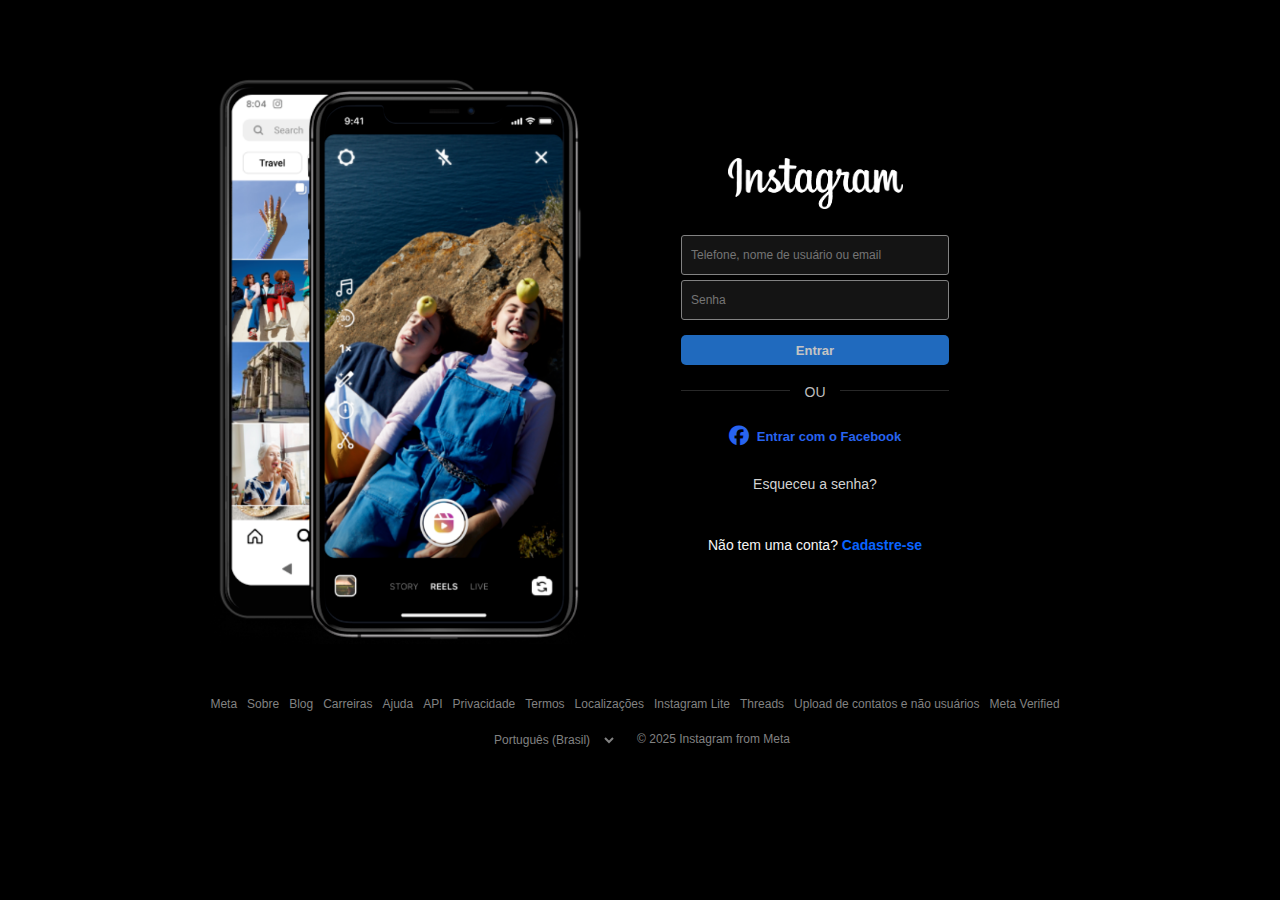
<file: index.html>
<!DOCTYPE html>
<html lang="pt-br">
<head>
    <meta charset="UTF-8">
    <meta name="viewport" content="width=device-width, initial-scale=1.0">
    <link rel="stylesheet" href="styles.css">
    <link rel="shortcut icon" href="img/favicon.png" type="image/x-icon">
    <link 
        rel="stylesheet" 
        href="https://cdnjs.cloudflare.com/ajax/libs/font-awesome/6.7.2/css/all.min.css" 
        integrity="sha512-Evv84Mr4kqVGRNSgIGL/F/aIDqQb7xQ2vcrdIwxfjThSH8CSR7PBEakCr51Ck+w+/U6swU2Im1vVX0SVk9ABhg==" 
        crossorigin="anonymous" 
        referrerpolicy="no-referrer" 
    />
    <title>Instagram</title>
</head>
<body>
    <main>
        <div id="main_container">
            <div id="banner_container">
                <img src="img/banner2.png" alt="Crie uma conta no Instagram">
            </div>

            <div id="form_container">
                <div id="form_box">
                    <img id="logo_insta" src="img/logo_instagram2.png" alt="Instagram">
                    <form id="login_form">
                        <input type="text" name="username" placeholder="Telefone, nome de usuário ou email">
                        <input type="password" name="password" placeholder="Senha">
                        <input type="submit" value="Entrar">
                    </form>
                    <div class="separator">
                        <div class="line"></div>
                        <span>Ou</span>
                    </div>
                    <div id="other_links">
                        <div id="facebook_login">
                            <a href="#">
                                <i class="fa-brands fa-facebook"></i>
                                <span>Entrar com o Facebook</span>
                            </a>
                        </div>
                        <div id="forgot_password">
                            <a href="#">Esqueceu a senha?</a>
                        </div>
                    </div>
                </div>
                <div id="register_container">
                    <p>Não tem uma conta? <a href="/pages/register.html">Cadastre-se</a></p>
                </div>
            </div>
        </div>
    </main>

    <footer>
        <nav>
            <ul id="footer_links">
                <li><a href="#">Meta</a></li>
                <li><a href="#">Sobre</a></li>
                <li><a href="#">Blog</a></li>
                <li><a href="#">Carreiras</a></li>
                <li><a href="#">Ajuda</a></li>
                <li><a href="#">API</a></li>
                <li><a href="#">Privacidade</a></li>
                <li><a href="#">Termos</a></li>
                <li><a href="#">Localizações</a></li>
                <li><a href="#">Instagram Lite</a></li>
                <li><a href="#">Threads</a></li>
                <li><a href="#">Upload de contatos e não usuários</a></li>
                <li><a href="#">Meta Verified</a></li>
            </ul>
        </nav>
        <div class="copyright">
            <select name="language" id="language">
                <option>Português (Brasil)</option>
                <option>Inglês (EUA)</option>
                <option>Espanhol (Portugal)</option>
            </select>
            <p>&copy; 2025 Instagram from Meta</p>
        </div>
    </footer>
    
</body>
</html>
</file>
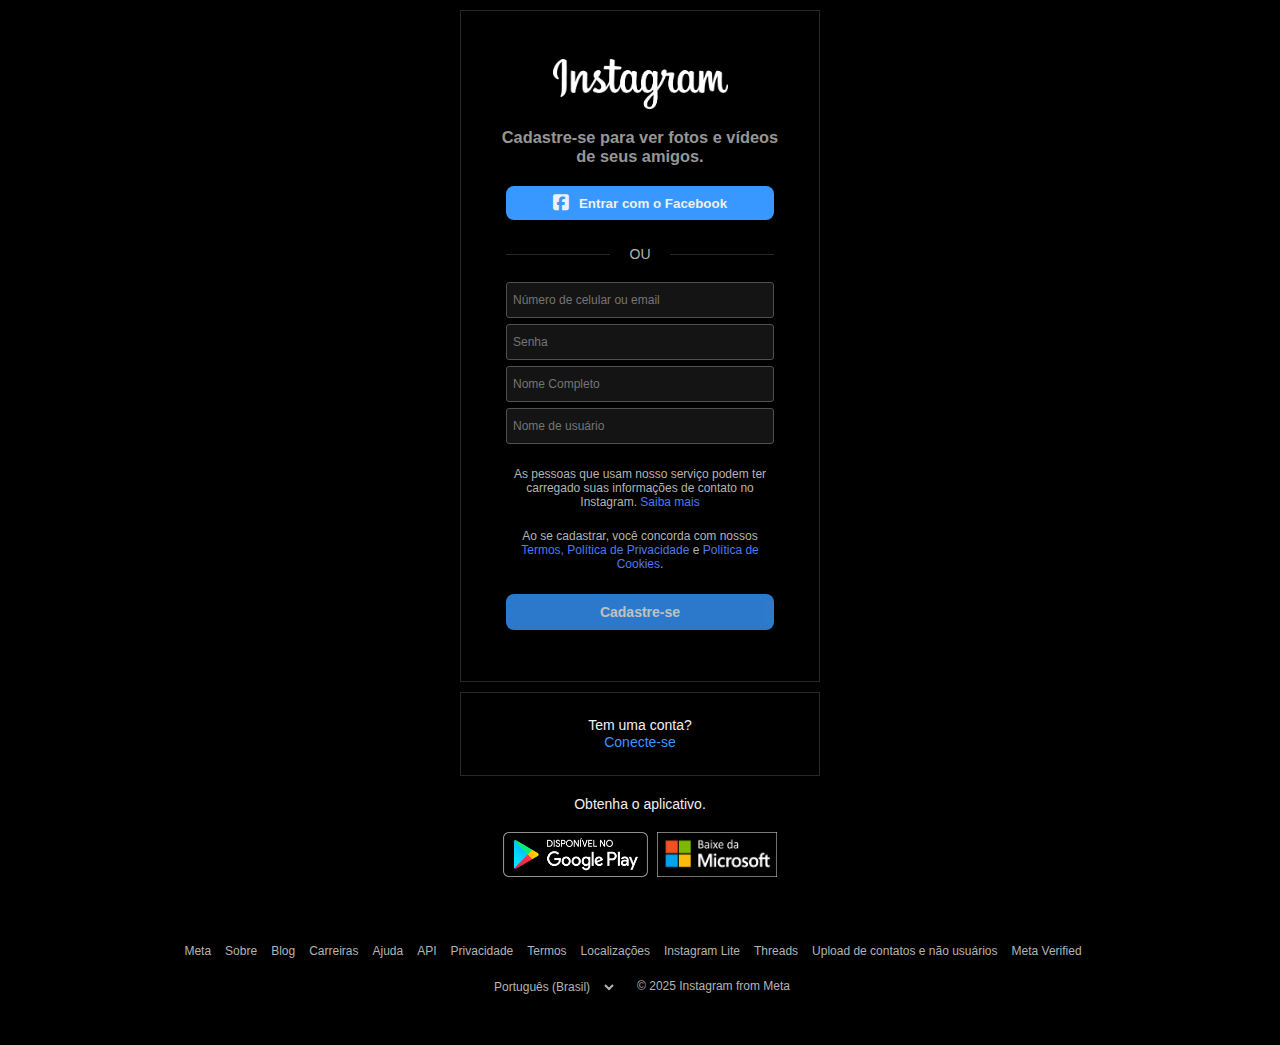
<file: pages/register.html>
<!DOCTYPE html>
<html lang="pt-br">
<head>
    <meta charset="UTF-8">
    <meta name="viewport" content="width=device-width, initial-scale=1.0">
    <link rel="stylesheet" href="register.css">
    <link rel="shortcut icon" href="/img/favicon.png" type="image/x-icon">
    <link 
        rel="stylesheet" 
        href="https://cdnjs.cloudflare.com/ajax/libs/font-awesome/6.7.2/css/all.min.css" 
        integrity="sha512-Evv84Mr4kqVGRNSgIGL/F/aIDqQb7xQ2vcrdIwxfjThSH8CSR7PBEakCr51Ck+w+/U6swU2Im1vVX0SVk9ABhg==" 
        crossorigin="anonymous" 
        referrerpolicy="no-referrer" 
    />
    <title>Cadastre-se • Instagram</title>
</head>
<body>
    <main>
        <div id="main_container">
            <div id="register_container">
                <div id="first_box">
                    <img id="logo_insta" src="/img/logo_instagram2.png" alt="Instagram">
                    <h3>Cadastre-se para ver fotos e vídeos de seus amigos.</h3>
                    <button id="btn_facebook"><i class="fa-brands fa-square-facebook"></i>Entrar com o Facebook</button>
                </div>
                <div class="separator">
                    <div class="line"></div>
                    <span>Ou</span>
                </div>
                <div id="form_box">
                    <form id="register_form">
                        <input type="text" name="phone" placeholder="Número de celular ou email">
                        <input type="password" name="password" placeholder="Senha">
                        <input type="text" name="name" placeholder="Nome Completo">
                        <input type="text" name="username" placeholder="Nome de usuário">
                    </form>
                    <p>As pessoas que usam nosso serviço podem ter carregado suas informações de contato no Instagram. <span class="link">Saiba mais</span></p>
                    <p>Ao se cadastrar, você concorda com nossos <span class="link">Termos,</span> <span class="link">Política de Privacidade</span> e <span class="link">Política de Cookies</span>.</p>
                    <input type="submit" value="Cadastre-se">
                </div>
            </div>
            <div id="login_container">
                <p>Tem uma conta?</p>
                <a href="/index.html" class="link">Conecte-se</a>
            </div>
            <div id="app_container">
                <p>Obtenha o aplicativo.</p>
                <a href="#"><img id="btn_playstore" src="/img/gplay_btn.png" alt="Google Play Store"></a>
                <a href="#"><img id="btn_microsoft" src="/img/microsoft_btn.png" alt="Microsoft Store"></a>
            </div>
        </div>
    </main>

    <footer>
        <nav>
            <ul id="footer_links">
                <li><a href="#">Meta</a></li>
                <li><a href="#">Sobre</a></li>
                <li><a href="#">Blog</a></li>
                <li><a href="#">Carreiras</a></li>
                <li><a href="#">Ajuda</a></li>
                <li><a href="#">API</a></li>
                <li><a href="#">Privacidade</a></li>
                <li><a href="#">Termos</a></li>
                <li><a href="#">Localizações</a></li>
                <li><a href="#">Instagram Lite</a></li>
                <li><a href="#">Threads</a></li>
                <li><a href="#">Upload de contatos e não usuários</a></li>
                <li><a href="#">Meta Verified</a></li>
            </ul>
        </nav>
        <div class="copyright">
            <select name="language" id="language">
                <option>Português (Brasil)</option>
                <option>Inglês (EUA)</option>
                <option>Espanhol (Portugal)</option>
            </select>
            <p>&copy; 2025 Instagram from Meta</p>
        </div>
    </footer>
</body>
</html>
</file>
<file: styles.css>
/* GERAL */
* {
    margin: 0;
    padding: 0;
    box-sizing: border-box;
    font-family: Helvetica;
}

body {

    background-color: rgb(0, 0, 0);
}

/* CONTAINERS */
#main_container {

    display: flex;
    margin-top: 50px;
}

#banner_container,
#form_container {

    flex: 1 1 0;
    width: 50%;
}

#banner_container {

    display: flex;
    justify-content: flex-end;
}

#banner_container img {

    width: 100%;
    max-width: 380px;
    margin-top: 25px;
    margin-right: 50px;    
}

#form_container {

    margin-top: 3rem;
    text-align: center;
}

/* LOGIN FORM */
#form_box {

    margin-top: 30px;
    width: 350px;
}

#logo_insta {

    width: 175px;
    height: 51px;
    margin: 30px auto 12px;
}

#login_form {

    margin-top: 10px;
}

#login_form input {

    margin: 5px auto;
    padding: 12px 9px;
    width: 268px;
    color: rgb(245, 245, 245);
    font-size: 12px;
    display: block;
    background-color: rgb(20, 20, 20);
    border: 1px solid rgb(130, 130, 130);
    border-radius: 3px;
}

#login_form input[type="submit"] {

    opacity: 0.8;
    margin-top: 15px;
    padding: 0;
    color: rgb(245, 245, 245);
    font-size: 13px;
    font-weight: bold;
    height: 30px;
    background-color: rgb(40, 133, 238);
    border: none;
    border-radius: 5px;
}

/* SEPARADOR */
.separator {

    position: relative;
}

.line {

    margin: 25px auto 35px;
    width: 268px;
    border-top: 1px solid rgb(40, 40, 40);
}

.separator span {

    margin-left: -25px;
    position: absolute;
    top: -6px;
    width: 50px;
    color: rgb(190, 190, 190);
    text-transform: uppercase;
    font-size: 14px;
    background-color: rgb(0, 0, 0);
}

/* FACEBOOK LOGIN */
#facebook_login {

    margin-bottom: 30px;
}

#facebook_login a {

    color: rgb(40, 100, 240);
    text-decoration: none;
    display: flex;
    align-items: center;
    justify-content: center;
}

#facebook_login i {

    font-size: 20px;
    margin-right: 8px;
}

#facebook_login span {

    font-weight: bold;
    font-size: 13px;
    margin-top: 1px;
}

/* ESQUECEU SENHA */
#forgot_password {

    margin-bottom: 20px;
    font-size: 14px;
}

#forgot_password a {
    
    color: rgb(210, 210, 210);
    text-decoration: none;
}

/* REGISTRO */
#register_container {

    margin-top: 10px;
    padding: 25px;
    width: 350px;
    background-color: rgb(0, 0, 0);
    border: none
}

#register_container p {

    color: rgb(245, 245, 245);
    font-size: 14px;
}

#register_container a {

    color: rgb(10, 100, 255);
    font-weight: bold;
    text-decoration: none;
}

/* RODAPE */
footer {

    margin: 50px auto;
    width: 1000px;
    text-align: left;
    display: flex;
    flex-direction: column;
    align-items: center;
    justify-content: center;
}

footer #footer_links {

    display: flex;
    list-style: none;
}

#footer_links li {

    margin-right: 10px;
}

#footer_links a{

    color: rgb(130, 130, 130);
    font-size: 12px;
    text-decoration: none;
}

.copyright {

    margin-top: 20px;
    display: flex;
}

.copyright p {

    margin-left: 20px;
    color: rgb(130, 130, 130);
    font-size: 12px;
}

#language {

    color: rgb(130, 130, 130);
    font-size: 12px;
    background-color: transparent;
    border: none;
    cursor: pointer;
}

/* MOBILE */
@media (max-width: 450px) {

    #banner_container {

        display: none;
    }

    #main_container,
    #form_box {

        margin-top: 0;
    }

    #form_container,
    #form_box,
    #register_container,
    #app_container {

        width: 100%;
        border: none;
    }

    footer {

        width: 90%;
    }

    #footer_links {

        gap: 5px;
        margin-bottom: 20px;
        flex-wrap: wrap;
        justify-content: center;
    }
}

/* CELULARES E TABLETS */
@media (max-width: 768px) {

    #banner_container {

        display: none;
    }

    #form_container {

        width: 100%;
        display: flex;
        flex-direction: column;
        align-items: center;
        justify-content: center;
    }
    
    footer {

        width: 90%;
    }

    #footer_links {

        gap: 5px;
        margin-bottom: 10px;
        flex-wrap: wrap;
        justify-content: center;
    }
}

/* TABLETS E MINI-LAPTOPS */
@media (max-width: 992px) {

    #banner_container {

        display: none;
    }

    #form_container {

        width: 100%;
        display: flex;
        flex-direction: column;
        align-items: center;
        justify-content: center;
    }

    footer {

        width: 90%;
    }

    #footer_links {

        gap: 5px;
        margin-bottom: 10px;
        flex-wrap: wrap;
        justify-content: center;
    }
}
</file>
<file: pages/register.css>
* {

    margin: 0;
    padding: 0;
    font-family: Arial, Helvetica, sans-serif;
    box-sizing: border-box;
}

body {

    background-color: rgb(0, 0, 0);
}

/* CONTAINER PRINCIPAL */
#main_container {

    margin-top: 10px;
    display: flex;
    flex-direction: column;
    align-items: center;
}

#register_container {

    padding: 3rem;
    width: 360px;
    display: flex;
    flex-direction: column;
    align-items: center;
    text-align: center;
    border: 1px solid rgb(40, 40, 40);
}

/* CONECTAR COM FACEBOOK */
#first_box {

    padding: 0 2rem;
    width: 350px;
    font-size: 14px;
}
#first_box h3 {

    color: rgb(150, 150, 150);
}

#logo_insta {

    margin: 0 auto 1rem;
    width: 175px;
    height: 50px;
}

#btn_facebook {

    margin: 20px auto;
    padding: 8px 9px;
    width: 268px;
    color: rgb(240, 240, 240);
    font-weight: bold;
    display: flex;
    align-items: center;
    justify-content: center;
    background-color: rgb(56, 152, 255);
    border: none;
    border-radius: 8px;
}
#btn_facebook i {

    margin-right: 10px;
    font-size: 18px;
}
#btn_facebook:hover {

    cursor: pointer;
    background-color: rgb(56, 126, 255);
}

/* SEPARADOR */
.separator {

    position: relative;
}

.line {

    margin: 14px auto;
    width: 268px;
    border-top: 1px solid rgb(40, 40, 40);
}

.separator span {

    margin-left: -30px;
    position: absolute;
    top: 6px;
    width: 60px;
    color: rgb(180, 180, 180);
    font-size: 14px;
    font-weight: 400;
    text-transform: uppercase;
    background-color: rgb(0, 0, 0);
}

/* FORM CONTAINER */
#form_box {

    margin-top: 10px;
    width: 300px;
    text-align: center;
}

#form_box input {

    margin: 3px auto;
    padding: 10px 6px;
    width: 268px;
    color: rgb(240, 240, 240);
    font-size: 12px;
    background-color: rgb(20, 20, 20);
    border: 1px solid rgb(80, 80, 80);
    border-radius: 3px;
}

#form_box p {

    margin: 20px auto;
    width: 268px;
    color: rgb(180, 180, 180);
    font-size: 12px;
}

.link {

    color: rgb(80, 120, 240);
    cursor: pointer;
}

#form_box input[type="submit"] {

    opacity: 0.8;
    color: rgb(240, 240, 240);
    font-size: 14px;
    font-weight: bold;
    background-color: rgb(56, 152, 255);
    border: none;
    border-radius: 8px;
}

/* LOGIN CONTAINER */
#login_container {

    margin: 10px auto;
    padding: 1.5rem 0;
    width: 360px;
    text-align: center;
    border: 1px solid rgb(40, 40, 40);
}
#login_container p {

    color: rgb(240, 240, 240);
    font-size: 14px;
}
#login_container a {

    color: rgb(56, 152, 255);
    font-size: 14px;
    font-weight: 500;
    text-decoration: none;
}

/* DOWNLOAD CONTAINER */
#app_container {

    margin: 10px auto;
    width: 360px;
    text-align: center;
}

#app_container p {

    margin-bottom: 20px;
    color: rgb(240, 240, 240);
    font-size: 14px;
}

#btn_playstore {

    width: 145px;
    height: 45px;
}

#btn_microsoft {

    margin-left: 5px;
    width: 120px;
    height: 45px;
}

/* RODAPE */
footer {

    margin: 50px auto;
    width: 1000px;
    display: flex;
    flex-direction: column;
    align-items: center;
    justify-content: center;
}

#footer_links {

    list-style: none;
    display: flex;
}

#footer_links li {

    margin-right: 14px;
}

#footer_links a {

    color: rgb(180, 180, 180);
    font-size: 12px;
    text-decoration: none;
}

.copyright {

    margin-top: 20px;
    display: flex;
}

.copyright p {

    margin-left: 20px;
    color: rgb(180, 180, 180);
    font-size: 12px;
}

#language {

    color: rgb(180, 180, 180);
    font-size: 12px;
    background-color: transparent;
    border: none;
    cursor: pointer;
}

/* RESPONSIVIDADE */
/* MOBILE */
@media (max-width: 450px) {
    
    #main_container {

        margin-top: 0;
    }

    #register_container,
    #form_box,
    #login_container,
    #app_container {

        width: 100%;
        border: none;
    }

    footer {

        width: 90%;
    }

    #footer_links {

        gap: 5px;
        margin-bottom: 40px;
        flex-wrap: wrap;
        justify-content: center;
    }
}

/* CELULARES E TABLETS */
@media (max-width: 768px) {
    
    footer {

        width: 90%;
    }

    #footer_links {

        gap: 5px;
        margin-bottom: 40px;
        flex-wrap: wrap;
        justify-content: center;
    }
}

/* TABLETS E MINI-LAPTOPS */
@media (max-width: 992px) {
    
    footer {

        width: 90%;
    }

    #footer_links {

        gap: 5px;
        margin-bottom: 40px;
        flex-wrap: wrap;
        justify-content: center;
    }
}
</file>
